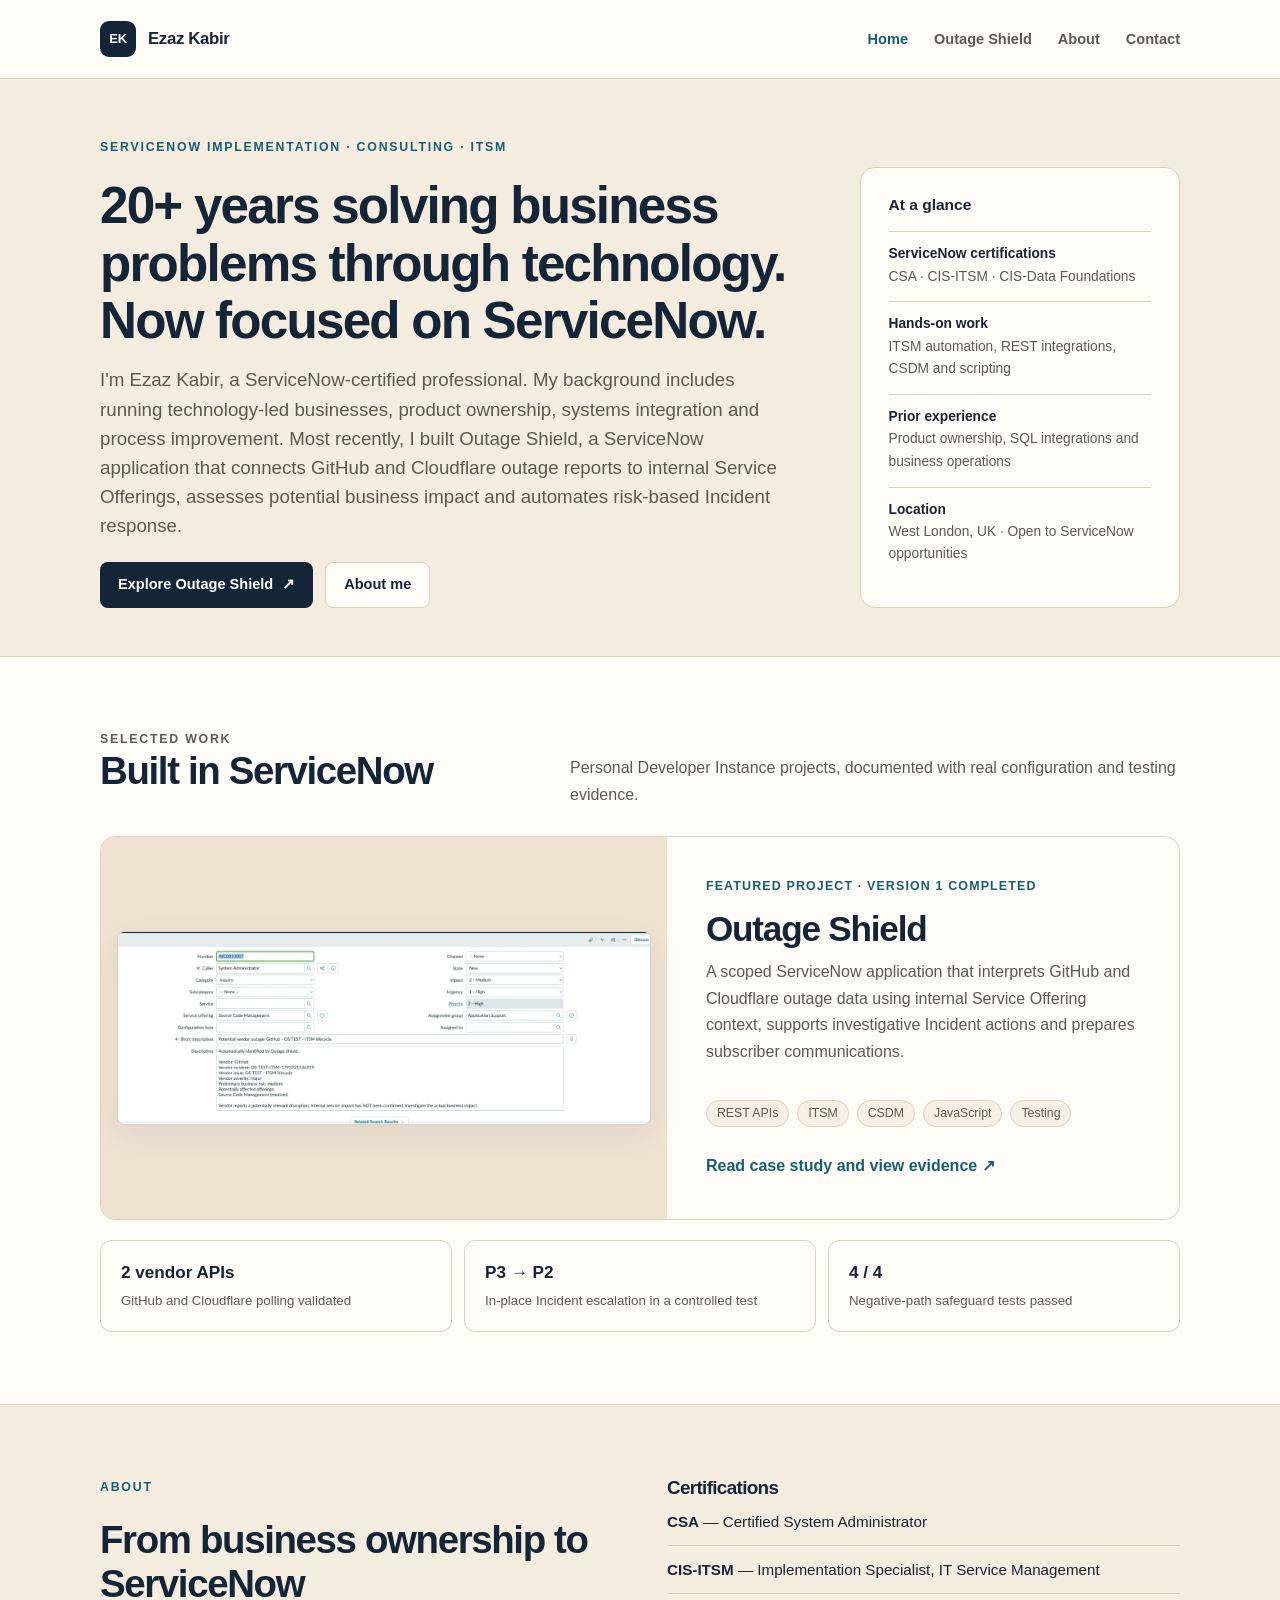
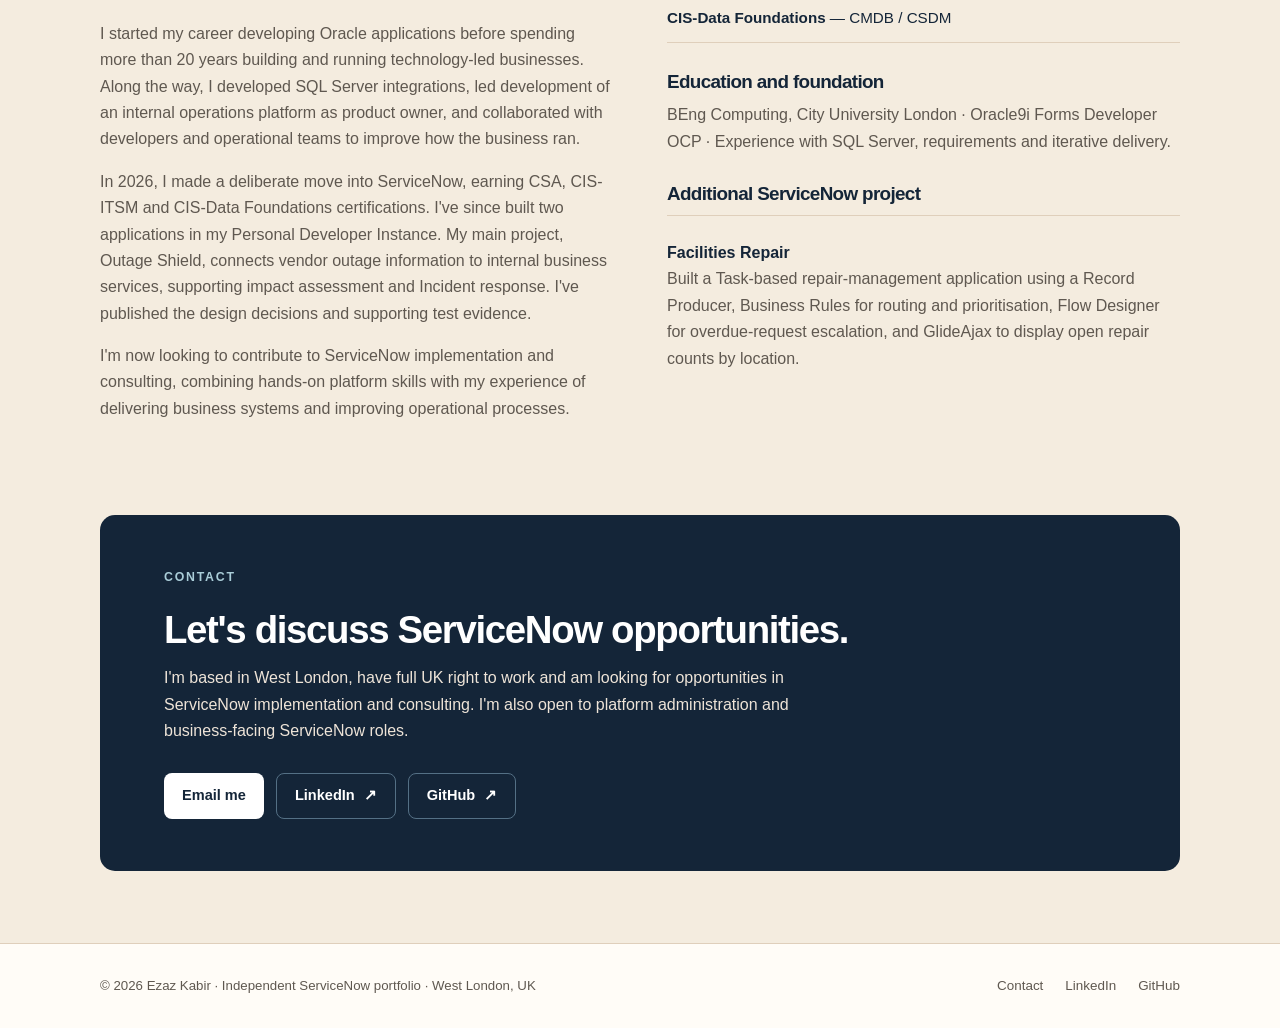
<file: index.html>
<!DOCTYPE html>
<html lang="en-GB">
<head>
  <meta charset="utf-8">
  <meta name="viewport" content="width=device-width, initial-scale=1">

  <meta name="description" content="ServiceNow portfolio of Ezaz Kabir, combining business systems experience with ITSM automation, REST integrations and CSDM. Explore Outage Shield and its test evidence.">
  <meta name="theme-color" content="#142538">
  <meta name="color-scheme" content="light">

  <meta property="og:type" content="website">
  <meta property="og:title" content="Ezaz Kabir | ServiceNow Implementation and Consulting">
  <meta property="og:description" content="ServiceNow portfolio of Ezaz Kabir, combining business systems experience with ITSM automation, REST integrations and CSDM. Explore Outage Shield and its test evidence.">
  <meta property="og:url" content="https://ezazkabir.com/">

  <link rel="canonical" href="https://ezazkabir.com/">
  <link rel="icon" href="./assets/favicon.svg" type="image/svg+xml">
  <link rel="stylesheet" href="./assets/site.css">

  <title>Ezaz Kabir | ServiceNow Implementation and Consulting</title>
</head>

<body>

<a class="skip" href="#main">Skip to content</a>

<header class="site-header">
  <div class="container nav">
    <a class="brand" href="./index.html" aria-label="Ezaz Kabir — home">
      <span class="mark" aria-hidden="true">EK</span>Ezaz Kabir
    </a>

    <nav class="nav-links" aria-label="Main navigation">
      <a href="./index.html" aria-current="page">Home</a>
      <a href="./projects/outage-shield/index.html">Outage Shield</a>
      <a href="./index.html#about">About</a>
      <a href="./index.html#contact">Contact</a>
    </nav>
  </div>
</header>

<main id="main">

<!-- HOMEPAGE HERO -->

<section class="hero">
  <div class="container hero-grid">
    <div>

      
<p class="eyebrow">ServiceNow implementation · Consulting · ITSM</p>

<h1>
  20+ years solving business problems through technology.
  Now focused on ServiceNow.
</h1>

<p class="lede">
  I'm Ezaz Kabir, a ServiceNow-certified professional.
  My background includes running technology-led businesses,
  product ownership, systems integration and process improvement.
  Most recently, I built Outage Shield, a ServiceNow application
  that connects GitHub and Cloudflare outage reports to internal
  Service Offerings, assesses potential business impact and
  automates risk-based Incident response.
</p>


      <div class="actions">
        <a class="btn btn-primary"
           href="./projects/outage-shield/index.html">
          Explore Outage Shield
          <span aria-hidden="true">↗</span>
        </a>

        <a class="btn btn-secondary" href="#about">
          About me
        </a>
      </div>
    </div>

    <aside class="overview" aria-label="Professional profile at a glance">
      <h2>At a glance</h2>

      <div class="detail">
        <strong>ServiceNow certifications</strong>
        <span>CSA · CIS-ITSM · CIS-Data Foundations</span>
      </div>

      <div class="detail">
        <strong>Hands-on work</strong>
        <span>ITSM automation, REST integrations, CSDM and scripting</span>
      </div>

      <div class="detail">
        <strong>Prior experience</strong>
        <span>Product ownership, SQL integrations and business operations</span>
      </div>

      <div class="detail">
        <strong>Location</strong>
        <span>West London, UK · Open to ServiceNow opportunities</span>
      </div>
    </aside>
  </div>
</section>

<!-- SELECTED WORK -->

<section class="section section-soft" id="work">
  <div class="container">

    <div class="section-header">
      <div>
        <p class="eyebrow">Selected work</p>
        <h2>Built in ServiceNow</h2>
      </div>

      <p>
        Personal Developer Instance projects, documented with real
        configuration and testing evidence.
      </p>
    </div>

    <article class="feature">
      <div class="feature-media">
        <a href="./projects/outage-shield/index.html"
           aria-label="Read the Outage Shield case study">
          <img src="./assets/previews/incident-p2.webp"
               alt="ServiceNow Incident form showing an Outage Shield-generated GitHub incident with Priority 2"
               width="1300"
               height="470"
               loading="lazy">
        </a>
      </div>

      <div class="feature-copy">
        <p class="subtle-label">Featured project · Version 1 completed</p>

        <h3>Outage Shield</h3>

        <p class="muted">
          A scoped ServiceNow application that interprets GitHub and
          Cloudflare outage data using internal Service Offering context,
          supports investigative Incident actions and prepares
          subscriber communications.
        </p>

        <div class="chips">
          <span class="chip">REST APIs</span>
          <span class="chip">ITSM</span>
          <span class="chip">CSDM</span>
          <span class="chip">JavaScript</span>
          <span class="chip">Testing</span>
        </div>

        <a class="text-link"
           href="./projects/outage-shield/index.html">
          Read case study and view evidence
          <span aria-hidden="true">↗</span>
        </a>
      </div>
    </article>

    <div class="metrics" aria-label="Project evidence highlights">
      <div class="metric">
        <strong>2 vendor APIs</strong>
        <span>GitHub and Cloudflare polling validated</span>
      </div>

      <div class="metric">
        <strong>P3 → P2</strong>
        <span>In-place Incident escalation in a controlled test</span>
      </div>

      <div class="metric">
        <strong>4 / 4</strong>
        <span>Negative-path safeguard tests passed</span>
      </div>
    </div>

  </div>
</section>

<!-- ABOUT -->

<section class="section" id="about">
  <div class="container two-col">

    <div>
      <p class="eyebrow">About</p>
      <h2>From business ownership to ServiceNow</h2>

      <div class="prose">
        <p>
          I started my career developing Oracle applications before
          spending more than 20 years building and running technology-led
          businesses. Along the way, I developed SQL Server integrations,
          led development of an internal operations platform as product
          owner, and collaborated with developers and operational teams
          to improve how the business ran.
        </p>

        <p>
          In 2026, I made a deliberate move into ServiceNow, earning CSA,
          CIS-ITSM and CIS-Data Foundations certifications. I've since
          built two applications in my Personal Developer Instance.
          My main project, Outage Shield, connects vendor outage
          information to internal business services, supporting impact
          assessment and Incident response. I've published the design decisions and supporting test evidence.
        </p>

        <p>
          I'm now looking to contribute to ServiceNow implementation
          and consulting, combining hands-on platform skills with my
          experience of delivering business systems and improving
          operational processes.
        </p>
      </div>
    </div>

    <div>
      <h3>Certifications</h3>

      <ul class="list-clean">
        <li>
          <strong>CSA</strong> — Certified System Administrator
        </li>
        <li>
          <strong>CIS-ITSM</strong> — Implementation Specialist,
          IT Service Management
        </li>
        <li>
          <strong>CIS-Data Foundations</strong> — CMDB / CSDM
        </li>
      </ul>

      <h3 style="margin-top:28px">Education and foundation</h3>

      <p class="muted">
        BEng Computing, City University London · Oracle9i Forms
        Developer OCP · Experience with SQL Server, requirements
        and iterative delivery.
      </p>

      <h3 style="margin-top:28px">Additional ServiceNow project</h3>

      <div class="small-project">
        <strong>Facilities Repair</strong>

        <p>
          Built a Task-based repair-management application using a
          Record Producer, Business Rules for routing and prioritisation,
          Flow Designer for overdue-request escalation, and GlideAjax
          to display open repair counts by location.
        </p>
      </div>
    </div>

  </div>
</section>

<!-- CONTACT -->

<section class="section" id="contact" style="padding-top:5px">
  <div class="container contact-band">
    <div style="padding-inline:clamp(25px,5vw,66px)">

      <p class="eyebrow" style="color:#aacdd8">Contact</p>

      <h2>Let's discuss ServiceNow opportunities.</h2>

      <p>
        I'm based in West London, have full UK right to work and am
        looking for opportunities in ServiceNow implementation and
        consulting. I'm also open to platform administration and
        business-facing ServiceNow roles.
      </p>

      <div class="actions">
        <a class="btn btn-primary"
           href="mailto:ezaz.kabir.uk@gmail.com?subject=ServiceNow%20opportunity">
          Email me
        </a>

        <a class="btn btn-secondary"
           href="https://www.linkedin.com/in/ezazkabir/"
           target="_blank"
           rel="noopener noreferrer">
          LinkedIn <span aria-hidden="true">↗</span>
        </a>

        <a class="btn btn-secondary"
           href="https://github.com/ezazkabir"
           target="_blank"
           rel="noopener noreferrer">
          GitHub <span aria-hidden="true">↗</span>
        </a>
      </div>

    </div>
  </div>
</section>

</main>

<!-- FOOTER -->

<footer class="site-footer">
  <div class="container footer-inner">

    <p>
      © 2026 Ezaz Kabir · Independent ServiceNow portfolio · West London, UK
    </p>

    <div class="footer-links">
      <a href="./index.html#contact">Contact</a>

      <a href="https://www.linkedin.com/in/ezazkabir/"
         target="_blank" rel="noopener noreferrer">
        LinkedIn
      </a>

      <a href="https://github.com/ezazkabir"
         target="_blank" rel="noopener noreferrer">
        GitHub
      </a>
    </div>

  </div>
</footer>

</body>
</html>
</file>
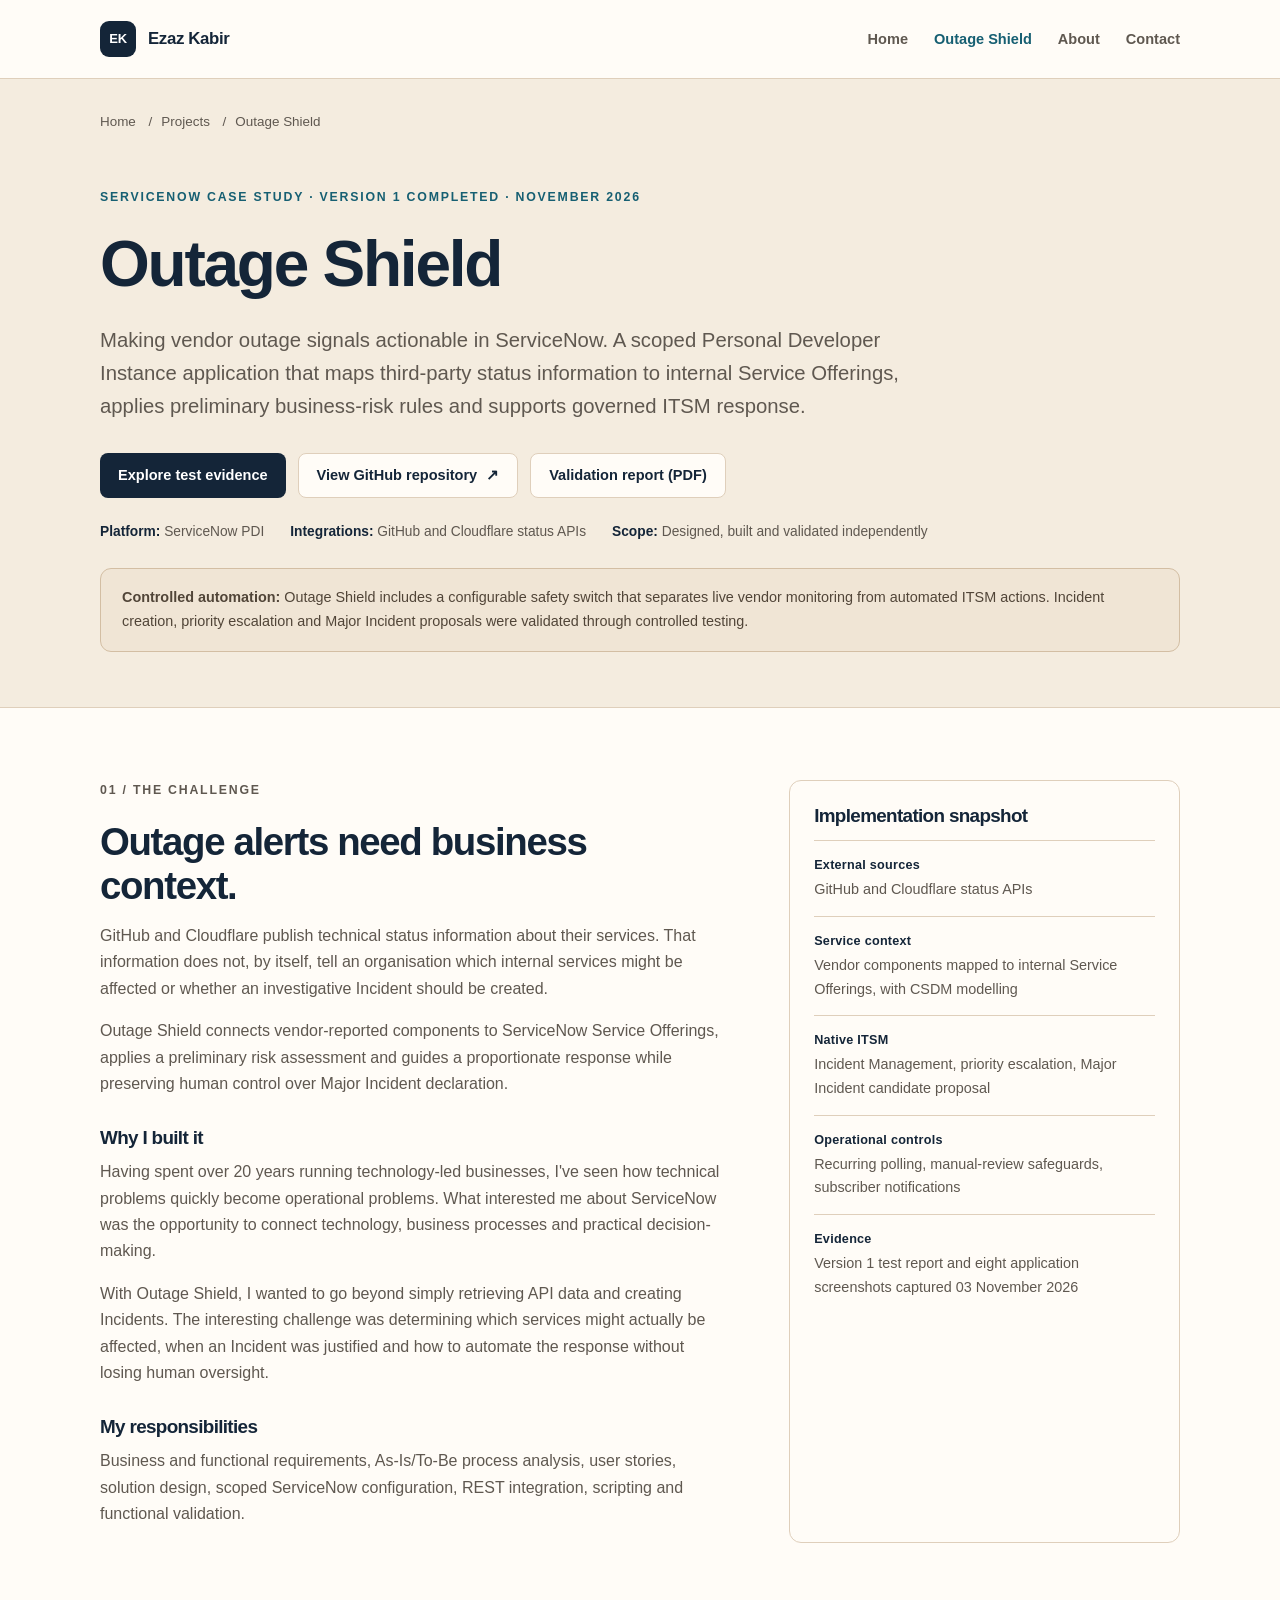
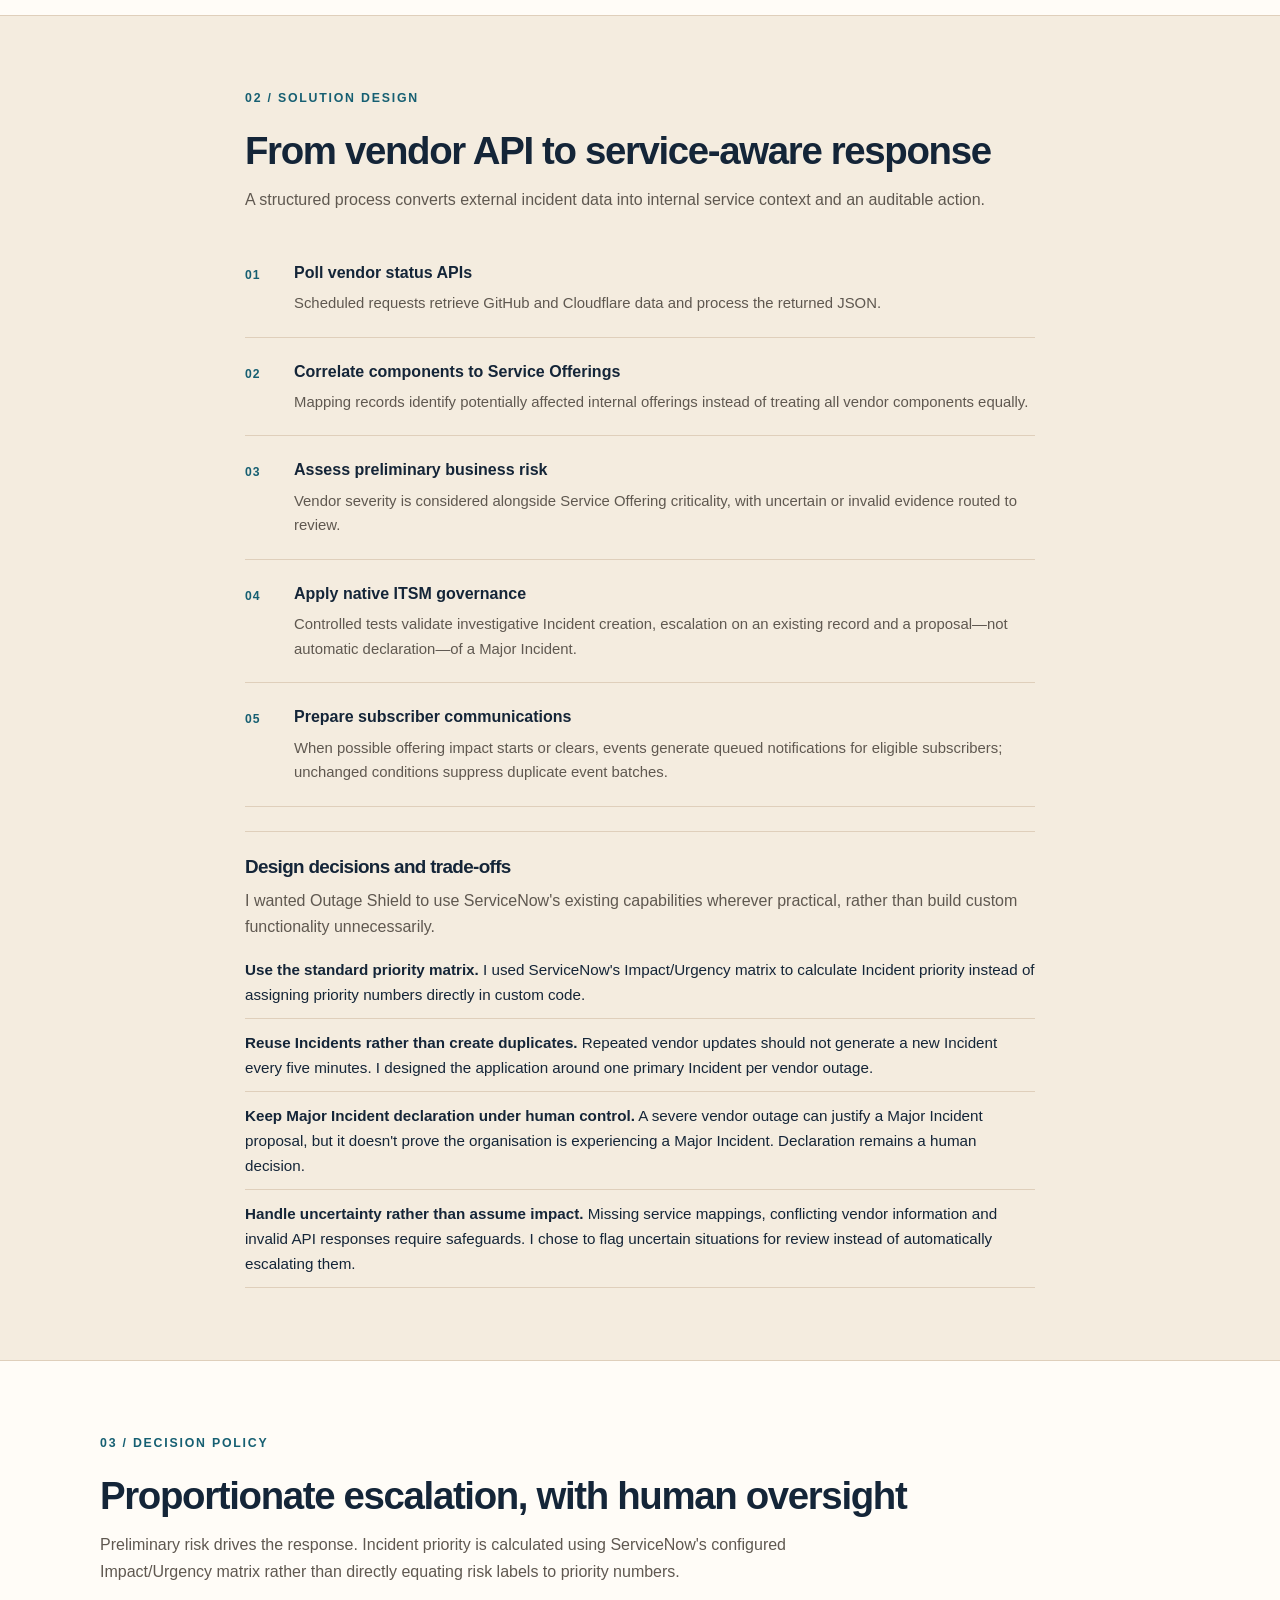
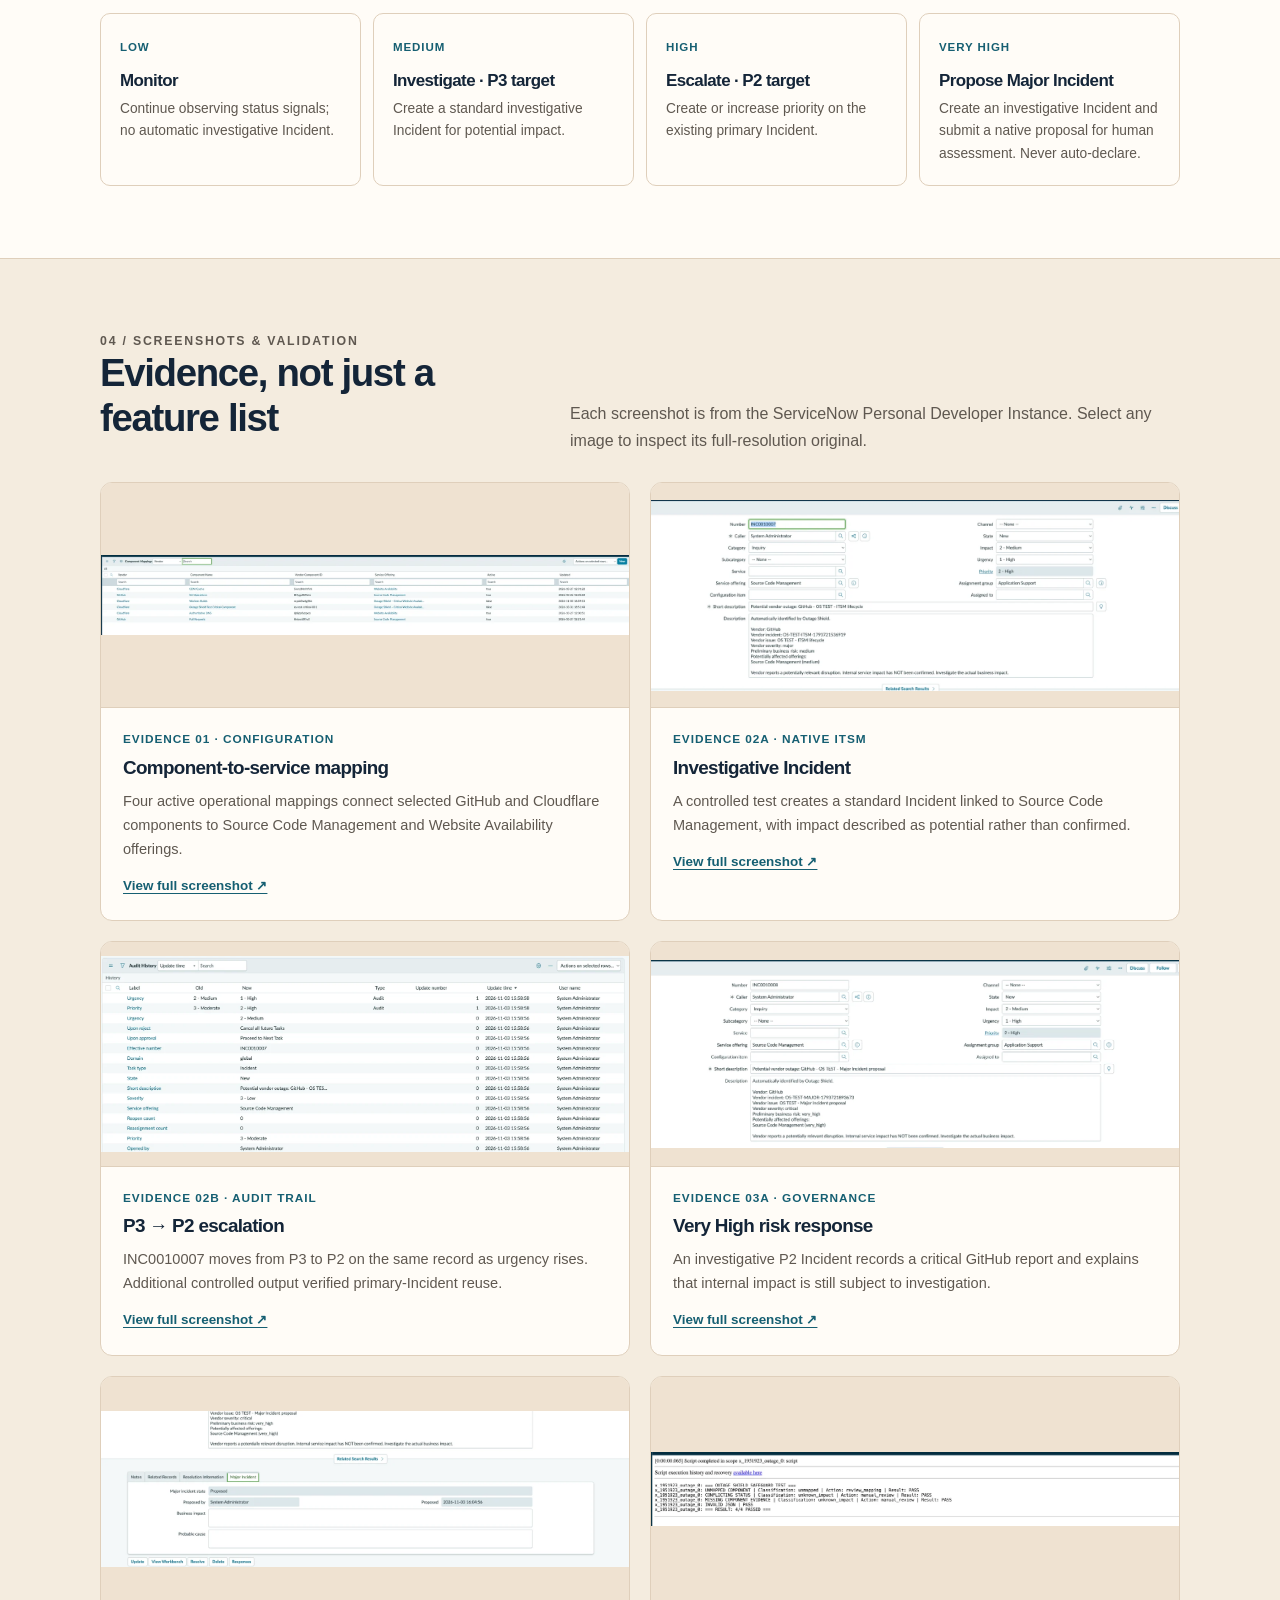
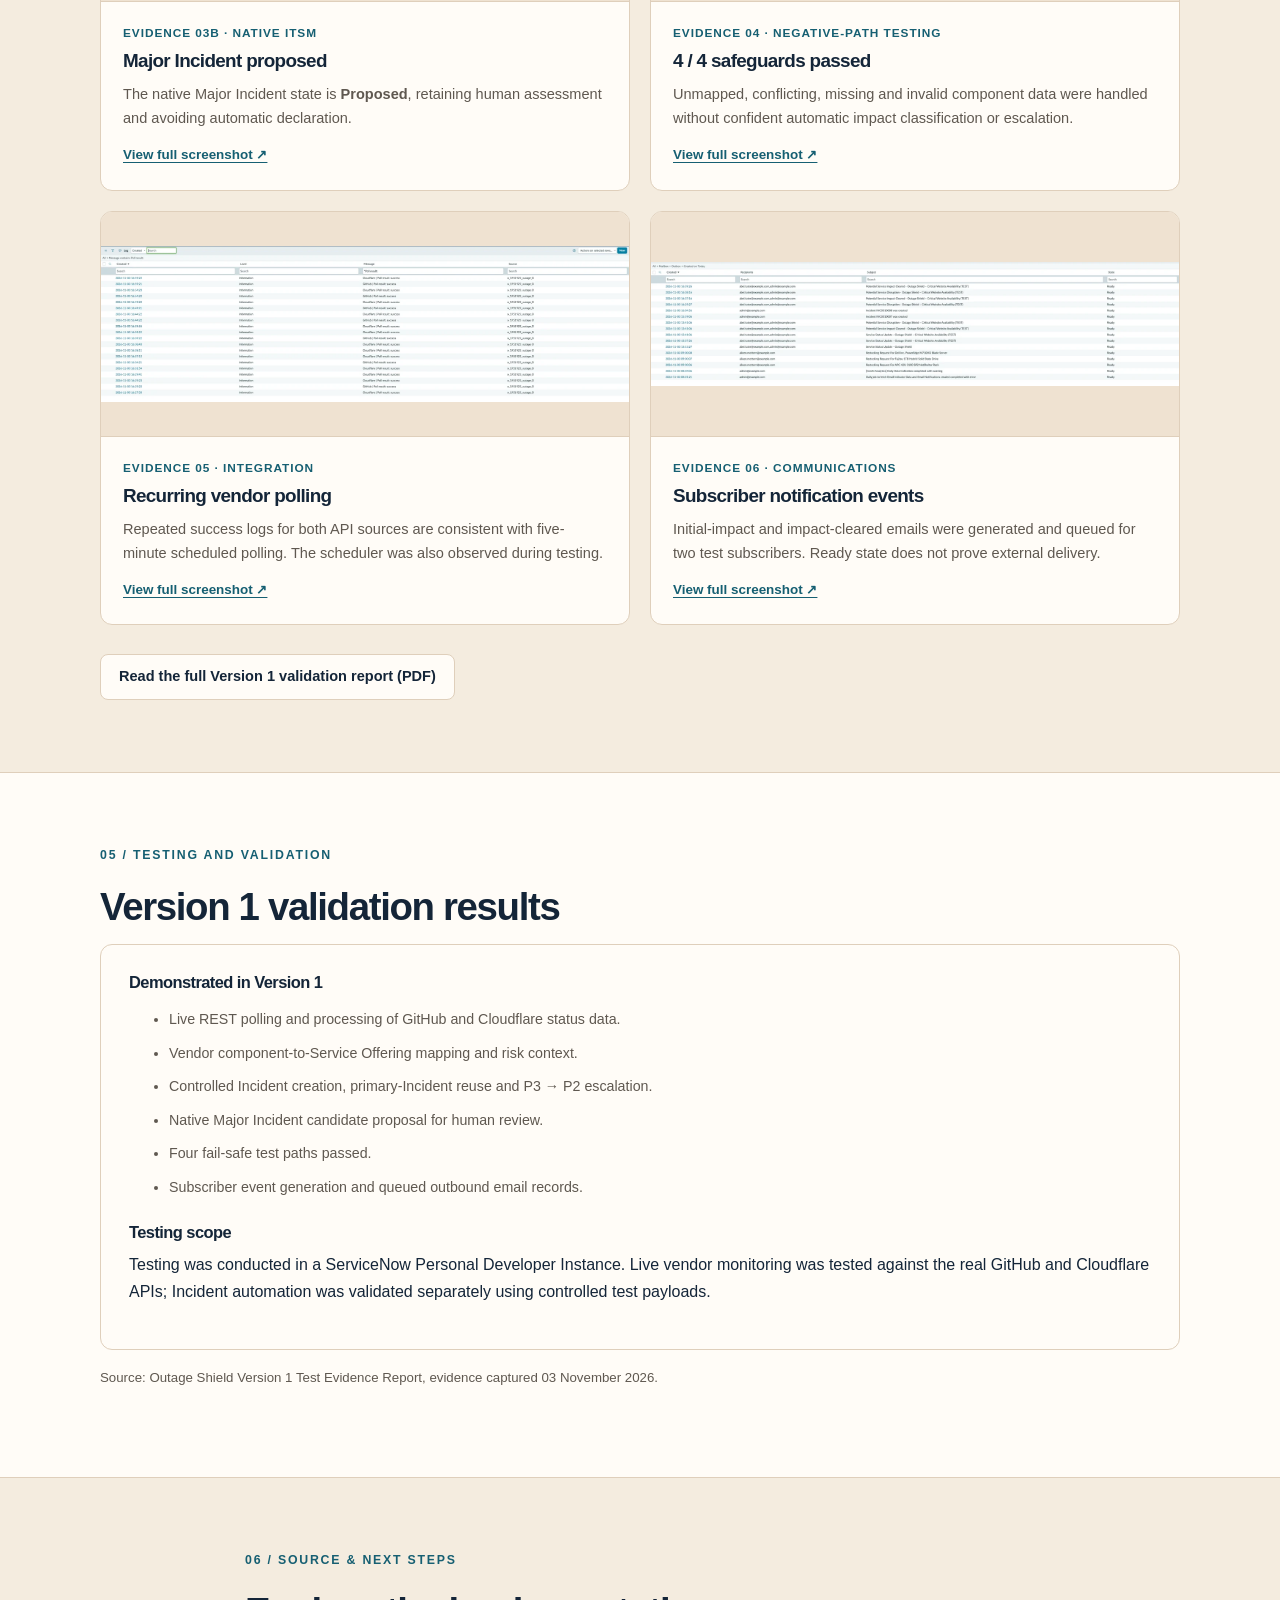
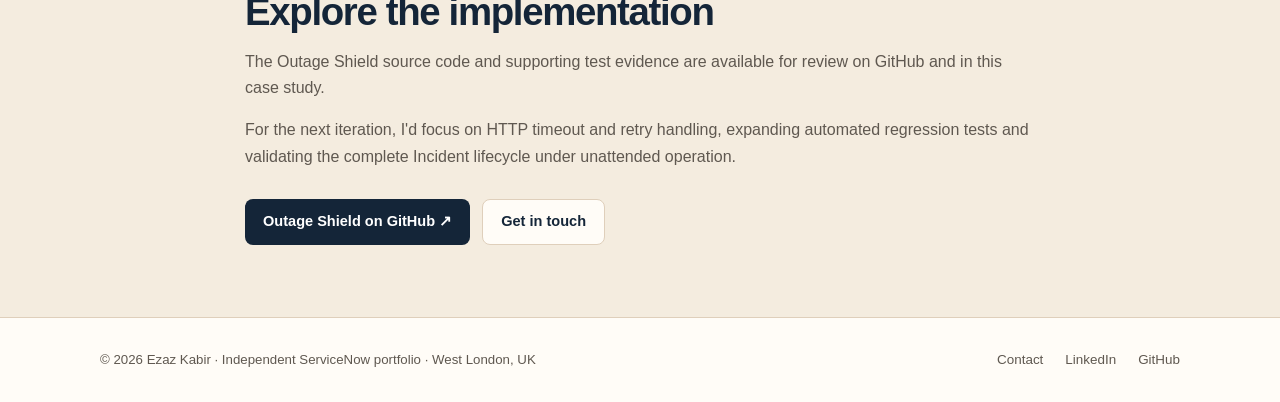
<file: projects/outage-shield/index.html>
<!DOCTYPE html>
<html lang="en-GB">
<head>
  <meta charset="utf-8">
  <meta name="viewport" content="width=device-width, initial-scale=1">
  <meta name="description" content="Evidence-led case study of Outage Shield: ServiceNow SaaS vendor status integrations, service mapping, Incident priority escalation, Major Incident proposals and testing.">
  <meta name="theme-color" content="#142538">
  <meta property="og:type" content="website">
  <meta property="og:title" content="Outage Shield | ServiceNow Case Study | Ezaz Kabir">
  <meta property="og:description" content="Evidence-led case study of Outage Shield: ServiceNow SaaS vendor status integrations, service mapping, Incident priority escalation, Major Incident proposals and testing.">
  <meta property="og:url" content="https://ezazkabir.com/projects/outage-shield/">
  <meta name="color-scheme" content="light">
  <link rel="canonical" href="https://ezazkabir.com/projects/outage-shield/">
  <link rel="icon" href="../../assets/favicon.svg" type="image/svg+xml">
  <link rel="stylesheet" href="../../assets/site.css">
  <title>Outage Shield | ServiceNow Case Study | Ezaz Kabir</title>
</head>
<body>

<a class="skip" href="#main">Skip to content</a>

<header class="site-header">
  <div class="container nav">
    <a class="brand" href="../../index.html" aria-label="Ezaz Kabir — home">
      <span class="mark" aria-hidden="true">EK</span>Ezaz Kabir
    </a>
    <nav class="nav-links" aria-label="Main navigation">
      <a href="../../index.html">Home</a>
      <a href="../../projects/outage-shield/index.html" aria-current="page">Outage Shield</a>
      <a href="../../index.html#about">About</a>
      <a href="../../index.html#contact">Contact</a>
    </nav>
  </div>
</header>

<main id="main">

<div class="container breadcrumb">
  <a href="../../index.html">Home</a>
  <span aria-hidden="true">/</span>Projects
  <span aria-hidden="true">/</span>Outage Shield
</div>

<!-- HERO -->

<section class="project-hero">
  <div class="container">
    <p class="eyebrow">ServiceNow case study · Version 1 completed · November 2026</p>

    <h1>Outage Shield</h1>

    <p class="lede">
      Making vendor outage signals actionable in ServiceNow.
      A scoped Personal Developer Instance application that maps third-party
      status information to internal Service Offerings, applies preliminary
      business-risk rules and supports governed ITSM response.
    </p>

    <div class="actions">
      <a class="btn btn-primary" href="#evidence">Explore test evidence</a>
      <a class="btn btn-secondary"
         href="https://github.com/ezazkabir/outage-shield"
         target="_blank" rel="noopener noreferrer">
        View GitHub repository <span aria-hidden="true">↗</span>
      </a>
      <a class="btn btn-secondary"
         href="../../assets/docs/outage-shield-v1-test-evidence.pdf"
         target="_blank" rel="noopener noreferrer">
        Validation report (PDF)
      </a>
    </div>

    <div class="meta-row">
      <span><b>Platform:</b> ServiceNow PDI</span>
      <span><b>Integrations:</b> GitHub and Cloudflare status APIs</span>
      <span><b>Scope:</b> Designed, built and validated independently</span>
    </div>

   
<div class="notice">
  <strong>Controlled automation:</strong>
  Outage Shield includes a configurable safety switch that separates
  live vendor monitoring from automated ITSM actions. Incident creation,
  priority escalation and Major Incident proposals were 
  validated through controlled testing.
</div>

  </div>
</section>

<!-- 01 / THE CHALLENGE -->

<section class="section section-soft">
  <div class="container content-grid">
    <div>
      <p class="eyebrow">01 / The challenge</p>
      <h2>Outage alerts need business context.</h2>

      <p>
        GitHub and Cloudflare publish technical status information about their
        services. That information does not, by itself, tell an organisation
        which internal services might be affected or whether an investigative
        Incident should be created.
      </p>

      <p>
        Outage Shield connects vendor-reported components to ServiceNow
        Service Offerings, applies a preliminary risk assessment and guides
        a proportionate response while preserving human control over
        Major Incident declaration.
      </p>

      <h3 style="margin-top:30px">Why I built it</h3>

      <p>
        Having spent over 20 years running technology-led businesses, I've seen
        how technical problems quickly become operational problems. What
        interested me about ServiceNow was the opportunity to connect technology,
        business processes and practical decision-making.
      </p>

      <p>
        With Outage Shield, I wanted to go beyond simply retrieving API data
        and creating Incidents. The interesting challenge was determining
        which services might actually be affected, when an Incident was
        justified and how to automate the response without losing human oversight.
      </p>

      <h3 style="margin-top:30px">My responsibilities</h3>

      <p>
        Business and functional requirements, As-Is/To-Be process analysis,
        user stories, solution design, scoped ServiceNow configuration,
        REST integration, scripting and functional validation.
      </p>
    </div>

    <aside class="key-facts">
      <h3>Implementation snapshot</h3>
      <dl>
        <dt>External sources</dt>
        <dd>GitHub and Cloudflare status APIs</dd>

        <dt>Service context</dt>
        <dd>Vendor components mapped to internal Service Offerings, with CSDM modelling</dd>

        <dt>Native ITSM</dt>
        <dd>Incident Management, priority escalation, Major Incident candidate proposal</dd>

        <dt>Operational controls</dt>
        <dd>Recurring polling, manual-review safeguards, subscriber notifications</dd>

        <dt>Evidence</dt>
        <dd>Version 1 test report and eight application screenshots captured 03 November 2026</dd>
      </dl>
    </aside>
  </div>
</section>

<!-- 02 / SOLUTION DESIGN -->

<section class="section">
  <div class="container narrow">
    <p class="eyebrow">02 / Solution design</p>
    <h2>From vendor API to service-aware response</h2>

    <p class="muted">
      A structured process converts external incident data into internal
      service context and an auditable action.
    </p>

    <ol class="steps">
      <li>
        <div>
          <strong>Poll vendor status APIs</strong>
          <p>
            Scheduled requests retrieve GitHub and Cloudflare data
            and process the returned JSON.
          </p>
        </div>
      </li>

      <li>
        <div>
          <strong>Correlate components to Service Offerings</strong>
          <p>
            Mapping records identify potentially affected internal offerings
            instead of treating all vendor components equally.
          </p>
        </div>
      </li>

      <li>
        <div>
          <strong>Assess preliminary business risk</strong>
          <p>
            Vendor severity is considered alongside Service Offering
            criticality, with uncertain or invalid evidence routed to review.
          </p>
        </div>
      </li>

      <li>
        <div>
          <strong>Apply native ITSM governance</strong>
          <p>
            Controlled tests validate investigative Incident creation,
            escalation on an existing record and a proposal—not automatic
            declaration—of a Major Incident.
          </p>
        </div>
      </li>

      <li>
        <div>
          <strong>Prepare subscriber communications</strong>
          <p>
            When possible offering impact starts or clears, events generate
            queued notifications for eligible subscribers; unchanged
            conditions suppress duplicate event batches.
          </p>
        </div>
      </li>
    </ol>

    <!-- NEW: DESIGN DECISIONS AND TRADE-OFFS -->

    <div class="mini-rule" aria-hidden="true"></div>

    <h3>Design decisions and trade-offs</h3>

    <p class="muted">
      I wanted Outage Shield to use ServiceNow's existing capabilities
      wherever practical, rather than build custom functionality unnecessarily.
    </p>

    <ul class="list-clean">
      <li>
        <strong>Use the standard priority matrix.</strong>
        I used ServiceNow's Impact/Urgency matrix to calculate Incident
        priority instead of assigning priority numbers directly in custom code.
      </li>

      <li>
        <strong>Reuse Incidents rather than create duplicates.</strong>
        Repeated vendor updates should not generate a new Incident every
        five minutes. I designed the application around one primary
        Incident per vendor outage.
      </li>

      <li>
        <strong>Keep Major Incident declaration under human control.</strong>
        A severe vendor outage can justify a Major Incident proposal, but
        it doesn't prove the organisation is experiencing a Major Incident.
        Declaration remains a human decision.
      </li>

      <li>
        <strong>Handle uncertainty rather than assume impact.</strong>
        Missing service mappings, conflicting vendor information and
        invalid API responses require safeguards. I chose to flag uncertain
        situations for review instead of automatically escalating them.
      </li>
    </ul>

  </div>
</section>

<!-- 03 / DECISION POLICY -->

<section class="section section-soft">
  <div class="container">
    <p class="eyebrow">03 / Decision policy</p>
    <h2>Proportionate escalation, with human oversight</h2>

    <p class="muted max-text">
      Preliminary risk drives the response. Incident priority is calculated
      using ServiceNow's configured Impact/Urgency matrix rather than directly
      equating risk labels to priority numbers.
    </p>

    <div class="policy-grid">
      <article class="policy">
        <span class="risk">Low</span>
        <h3>Monitor</h3>
        <p>Continue observing status signals; no automatic investigative Incident.</p>
      </article>

      <article class="policy">
        <span class="risk">Medium</span>
        <h3>Investigate · P3 target</h3>
        <p>Create a standard investigative Incident for potential impact.</p>
      </article>

      <article class="policy">
        <span class="risk">High</span>
        <h3>Escalate · P2 target</h3>
        <p>Create or increase priority on the existing primary Incident.</p>
      </article>

      <article class="policy">
        <span class="risk">Very high</span>
        <h3>Propose Major Incident</h3>
        <p>
          Create an investigative Incident and submit a native proposal
          for human assessment. Never auto-declare.
        </p>
      </article>
    </div>
  </div>
</section>

<!-- 04 / SCREENSHOTS & VALIDATION -->

<section class="section" id="evidence">
  <div class="container">

    <div class="section-header">
      <div>
        <p class="eyebrow">04 / Screenshots & validation</p>
        <h2>Evidence, not just a feature list</h2>
      </div>

      <p>
        Each screenshot is from the ServiceNow Personal Developer Instance.
        Select any image to inspect its full-resolution original.
      </p>
    </div>

    <div class="evidence-grid">

      <article class="evidence-card">
        <div class="evidence-picture">
          <a href="../../assets/screenshots/component-mappings.png"
             target="_blank" rel="noopener noreferrer">
            <img src="../../assets/previews/component-mappings.webp"
                 alt="Component mappings with active GitHub and Cloudflare service-offering associations"
                 loading="lazy">
          </a>
        </div>
        <div class="evidence-body">
          <p class="figure-num">Evidence 01 · Configuration</p>
          <h3>Component-to-service mapping</h3>
          <p>
            Four active operational mappings connect selected GitHub
            and Cloudflare components to Source Code Management and
            Website Availability offerings.
          </p>
          <a class="view" href="../../assets/screenshots/component-mappings.png"
             target="_blank" rel="noopener noreferrer">
            View full screenshot ↗
          </a>
        </div>
      </article>

      <article class="evidence-card">
        <div class="evidence-picture">
          <a href="../../assets/screenshots/incident-p2.png"
             target="_blank" rel="noopener noreferrer">
            <img src="../../assets/previews/incident-p2.webp"
                 alt="Native ServiceNow Incident INC0010007 after Priority 2 escalation"
                 loading="lazy">
          </a>
        </div>
        <div class="evidence-body">
          <p class="figure-num">Evidence 02a · Native ITSM</p>
          <h3>Investigative Incident</h3>
          <p>
            A controlled test creates a standard Incident linked to
            Source Code Management, with impact described as potential
            rather than confirmed.
          </p>
          <a class="view" href="../../assets/screenshots/incident-p2.png"
             target="_blank" rel="noopener noreferrer">
            View full screenshot ↗
          </a>
        </div>
      </article>

      <article class="evidence-card">
        <div class="evidence-picture">
          <a href="../../assets/screenshots/incident-audit-p3-to-p2.png"
             target="_blank" rel="noopener noreferrer">
            <img src="../../assets/previews/incident-audit-p3-to-p2.webp"
                 alt="Audit history showing urgency and priority changes from P3 to P2 on the same Incident"
                 loading="lazy">
          </a>
        </div>
        <div class="evidence-body">
          <p class="figure-num">Evidence 02b · Audit trail</p>
          <h3>P3 → P2 escalation</h3>
          <p>
            INC0010007 moves from P3 to P2 on the same record as urgency
            rises. Additional controlled output verified primary-Incident reuse.
          </p>
          <a class="view" href="../../assets/screenshots/incident-audit-p3-to-p2.png"
             target="_blank" rel="noopener noreferrer">
            View full screenshot ↗
          </a>
        </div>
      </article>

      <article class="evidence-card">
        <div class="evidence-picture">
          <a href="../../assets/screenshots/major-incident-details.png"
             target="_blank" rel="noopener noreferrer">
            <img src="../../assets/previews/major-incident-details.webp"
                 alt="Incident INC0010008 created for a Very High preliminary vendor business risk"
                 loading="lazy">
          </a>
        </div>
        <div class="evidence-body">
          <p class="figure-num">Evidence 03a · Governance</p>
          <h3>Very High risk response</h3>
          <p>
            An investigative P2 Incident records a critical GitHub report
            and explains that internal impact is still subject to investigation.
          </p>
          <a class="view" href="../../assets/screenshots/major-incident-details.png"
             target="_blank" rel="noopener noreferrer">
            View full screenshot ↗
          </a>
        </div>
      </article>

      <article class="evidence-card">
        <div class="evidence-picture">
          <a href="../../assets/screenshots/major-incident-proposed.png"
             target="_blank" rel="noopener noreferrer">
            <img src="../../assets/previews/major-incident-proposed.webp"
                 alt="Major Incident tab showing state Proposed, not declared"
                 loading="lazy">
          </a>
        </div>
        <div class="evidence-body">
          <p class="figure-num">Evidence 03b · Native ITSM</p>
          <h3>Major Incident proposed</h3>
          <p>
            The native Major Incident state is <strong>Proposed</strong>,
            retaining human assessment and avoiding automatic declaration.
          </p>
          <a class="view" href="../../assets/screenshots/major-incident-proposed.png"
             target="_blank" rel="noopener noreferrer">
            View full screenshot ↗
          </a>
        </div>
      </article>

      <article class="evidence-card">
        <div class="evidence-picture">
          <a href="../../assets/screenshots/failure-safeguards.png"
             target="_blank" rel="noopener noreferrer">
            <img src="../../assets/previews/failure-safeguards.webp"
                 alt="ServiceNow script output listing four passing negative-path safeguard tests"
                 loading="lazy">
          </a>
        </div>
        <div class="evidence-body">
          <p class="figure-num">Evidence 04 · Negative-path testing</p>
          <h3>4 / 4 safeguards passed</h3>
          <p>
            Unmapped, conflicting, missing and invalid component data
            were handled without confident automatic impact classification
            or escalation.
          </p>
          <a class="view" href="../../assets/screenshots/failure-safeguards.png"
             target="_blank" rel="noopener noreferrer">
            View full screenshot ↗
          </a>
        </div>
      </article>

      <article class="evidence-card">
        <div class="evidence-picture">
          <a href="../../assets/screenshots/scheduled-polling.png"
             target="_blank" rel="noopener noreferrer">
            <img src="../../assets/previews/scheduled-polling.webp"
                 alt="ServiceNow system logs recording repeated success for GitHub and Cloudflare polling"
                 loading="lazy">
          </a>
        </div>
        <div class="evidence-body">
          <p class="figure-num">Evidence 05 · Integration</p>
          <h3>Recurring vendor polling</h3>
          <p>
            Repeated success logs for both API sources are consistent with
            five-minute scheduled polling. The scheduler was also observed
            during testing.
          </p>
          <a class="view" href="../../assets/screenshots/scheduled-polling.png"
             target="_blank" rel="noopener noreferrer">
            View full screenshot ↗
          </a>
        </div>
      </article>

      <article class="evidence-card">
        <div class="evidence-picture">
          <a href="../../assets/screenshots/outbound-notifications.png"
             target="_blank" rel="noopener noreferrer">
            <img src="../../assets/previews/outbound-notifications.webp"
                 alt="ServiceNow outbox with initial and cleared disruption notification records queued for two test recipients"
                 loading="lazy">
          </a>
        </div>
        <div class="evidence-body">
          <p class="figure-num">Evidence 06 · Communications</p>
          <h3>Subscriber notification events</h3>
          <p>
            Initial-impact and impact-cleared emails were generated and queued
            for two test subscribers. Ready state does not prove external delivery.
          </p>
          <a class="view" href="../../assets/screenshots/outbound-notifications.png"
             target="_blank" rel="noopener noreferrer">
            View full screenshot ↗
          </a>
        </div>
      </article>

    </div>

    <div class="report-action">
      <a class="btn btn-secondary"
         href="../../assets/docs/outage-shield-v1-test-evidence.pdf"
         target="_blank" rel="noopener noreferrer">
        Read the full Version 1 validation report (PDF)
      </a>
    </div>
  </div>
</section>
  

<!-- 05 / TESTING AND VALIDATION -->
<section class="section section-soft">
  <div class="container">
    <p class="eyebrow">05 / Testing and validation</p>
    <h2>Version 1 validation results</h2>

    <div class="integrity">
      <h3>Demonstrated in Version 1</h3>
      <ul>
        <li>Live REST polling and processing of GitHub and Cloudflare status data.</li>
        <li>Vendor component-to-Service Offering mapping and risk context.</li>
        <li>Controlled Incident creation, primary-Incident reuse and P3 → P2 escalation.</li>
        <li>Native Major Incident candidate proposal for human review.</li>
        <li>Four fail-safe test paths passed.</li>
        <li>Subscriber event generation and queued outbound email records.</li>
      </ul>

      <h3 style="margin-top:24px">Testing scope</h3>
      <p>
        Testing was conducted in a ServiceNow Personal Developer Instance.
        Live vendor monitoring was tested against the real GitHub and
        Cloudflare APIs; Incident automation was validated separately
        using controlled test payloads.
      </p>
    </div>

    <p class="small-note" style="margin-top:17px">
      Source: Outage Shield Version 1 Test Evidence Report,
      evidence captured 03 November 2026.
    </p>
  </div>
</section>

<!-- 06 / SOURCE & NEXT STEPS -->

<section class="section">
  <div class="container narrow">
    <p class="eyebrow">06 / Source & next steps</p>
    <h2>Explore the implementation</h2>

    
<p class="muted">
  The Outage Shield source code and supporting test evidence
  are available for review on GitHub and in this case study.
</p>
<p class="muted">
  For the next iteration, I'd focus on HTTP timeout and retry
  handling, expanding automated regression tests and validating
  the complete Incident lifecycle under unattended operation.
</p>


    <div class="actions">
      <a class="btn btn-primary"
         href="https://github.com/ezazkabir/outage-shield"
         target="_blank" rel="noopener noreferrer">
        Outage Shield on GitHub ↗
      </a>
      <a class="btn btn-secondary" href="../../index.html#contact">
        Get in touch
      </a>
    </div>
  </div>
</section>

</main>

<footer class="site-footer">
  <div class="container footer-inner">
    <p>© 2026 Ezaz Kabir · Independent ServiceNow portfolio · West London, UK</p>

    <div class="footer-links">
      <a href="../../index.html#contact">Contact</a>
      <a href="https://www.linkedin.com/in/ezazkabir/"
         target="_blank" rel="noopener noreferrer">LinkedIn</a>
      <a href="https://github.com/ezazkabir"
         target="_blank" rel="noopener noreferrer">GitHub</a>
    </div>
  </div>
</footer>

</body>
</html>
</file>
<file: assets/site.css>
/* Minimalist portfolio: intentional visual restraint and native system fonts. */
:root{color-scheme:light;--ink:#142538;--muted:#516276;--line:#dbe3e9;--paper:#f6f8fa;--white:#fff;--accent:#165f72;--accent2:#dcedf1;--max:1080px;--radius:15px}
*{box-sizing:border-box}html{scroll-behavior:smooth}body{margin:0;background:var(--paper);color:var(--ink);font:16px/1.65 -apple-system,BlinkMacSystemFont,"Segoe UI",Inter,Roboto,Helvetica,Arial,sans-serif;-webkit-font-smoothing:antialiased}a{color:var(--accent);text-underline-offset:.19em}a:hover{text-decoration-color:var(--accent)}a:focus-visible,button:focus-visible{outline:3px solid #65a7bd;outline-offset:3px}img{display:block;max-width:100%;height:auto}h1,h2,h3,p{margin-top:0}h1,h2,h3{line-height:1.16;letter-spacing:-.035em}h1{font-size:clamp(2.45rem,5vw,4.35rem);font-weight:760;max-width:950px;margin-bottom:22px}h2{font-size:clamp(1.65rem,3.2vw,2.4rem);font-weight:730;margin-bottom:14px}h3{font-size:1.18rem;font-weight:700;margin-bottom:10px}p{margin-bottom:16px}.container{width:min(calc(100% - 48px),var(--max));margin-inline:auto}.narrow{max-width:790px}.skip{position:absolute;left:16px;top:-100px;background:var(--ink);color:#fff;padding:10px;z-index:20}.skip:focus{top:16px}.site-header{background:#fff;border-bottom:1px solid var(--line)}.nav{display:flex;align-items:center;justify-content:space-between;gap:20px;min-height:78px}.brand{text-decoration:none;color:var(--ink);display:flex;align-items:center;gap:12px;font-weight:750;font-size:1.05rem;letter-spacing:-.02em}.mark{display:inline-grid;place-items:center;width:36px;height:36px;background:var(--ink);border-radius:9px;color:#fff;font-size:13px;letter-spacing:-.03em}.nav-links{display:flex;align-items:center;gap:26px;flex-wrap:wrap}.nav-links a{font-size:.91rem;color:var(--muted);text-decoration:none;font-weight:610}.nav-links a:hover,.nav-links a[aria-current="page"]{color:var(--accent)}.hero{padding:92px 0 65px}.hero-grid{display:grid;grid-template-columns:minmax(0,1.55fr) minmax(250px,.7fr);gap:50px;align-items:end}.eyebrow{color:var(--accent);text-transform:uppercase;letter-spacing:.145em;font-size:.77rem;font-weight:750;margin-bottom:20px}.lede{font-size:clamp(1.06rem,1.7vw,1.27rem);color:var(--muted);max-width:690px;line-height:1.64}.actions{display:flex;flex-wrap:wrap;gap:12px;margin-top:29px}.btn{display:inline-flex;gap:9px;align-items:center;justify-content:center;padding:12px 18px;border-radius:8px;font-weight:675;text-decoration:none;font-size:.91rem;line-height:1.35;transition:transform .16s ease,background .16s ease}.btn:hover{transform:translateY(-1px)}.btn-primary{background:var(--ink);color:white}.btn-primary:hover{background:#263f56;color:white}.btn-secondary{background:white;color:var(--ink);border:1px solid var(--line)}.btn-secondary:hover{border-color:#aac2cc}.overview{background:#fff;border:1px solid var(--line);border-radius:var(--radius);padding:28px}.overview h2{font-size:.97rem;letter-spacing:0;margin-bottom:17px}.overview .detail{display:flex;flex-direction:column;padding:13px 0;border-top:1px solid var(--line);gap:3px}.detail strong{font-size:.86rem;line-height:1.25}.detail span{font-size:.86rem;color:var(--muted)}.section{padding:72px 0}.section-header{margin-bottom:28px;display:flex;gap:20px;justify-content:space-between;align-items:end}.section-header p{max-width:610px;color:var(--muted);margin:0}.section-soft{background:#fff;border-top:1px solid var(--line);border-bottom:1px solid var(--line)}.feature{display:grid;grid-template-columns:1.05fr .95fr;border:1px solid var(--line);border-radius:var(--radius);background:#fff;overflow:hidden}.feature-media{background:#e8eff3;min-height:340px;display:flex;align-items:center;justify-content:center;padding:16px}.feature-media img{width:100%;box-shadow:0 10px 35px rgba(13,39,55,.07);border:1px solid #d6e0e6;border-radius:7px}.feature-copy{padding:39px;display:flex;flex-direction:column;justify-content:center}.subtle-label{font-size:.78rem;color:var(--accent);font-weight:750;letter-spacing:.09em;text-transform:uppercase;margin-bottom:12px}.feature-copy h3{font-size:clamp(1.6rem,2.8vw,2.2rem);margin-bottom:10px}.muted{color:var(--muted)}.chips{display:flex;flex-wrap:wrap;gap:8px;margin:19px 0 26px}.chip{display:inline-block;padding:5px 10px;border:1px solid var(--line);border-radius:999px;color:var(--muted);font-size:.77rem;line-height:1.25;background:#fafdfe}.text-link{font-weight:700;text-decoration:none}.text-link:hover{text-decoration:underline}.metrics{display:grid;grid-template-columns:repeat(3,minmax(0,1fr));gap:12px;margin-top:20px}.metric{padding:18px 20px;border:1px solid var(--line);border-radius:11px;background:#fff}.metric strong{display:block;font-size:1.07rem}.metric span{font-size:.83rem;color:var(--muted)}.two-col{display:grid;grid-template-columns:1fr 1fr;gap:54px}.prose p{color:var(--muted)}.list-clean{list-style:none;margin:0;padding:0}.list-clean li{padding:11px 0;border-bottom:1px solid var(--line);font-size:.95rem}.list-clean li:first-child{padding-top:0}.small-project{padding:24px 0 0;border-top:1px solid var(--line)}.small-project p{color:var(--muted);max-width:760px}.credential-list{display:flex;flex-wrap:wrap;gap:9px;margin-top:20px}.credential{border:1px solid var(--line);background:var(--paper);border-radius:6px;padding:9px 11px;font-size:.85rem;font-weight:640}.contact-band{padding:52px 0;border-radius:var(--radius);background:var(--ink);color:#fff}.contact-band h2{margin-bottom:13px}.contact-band p{color:#d1dce5;max-width:650px}.contact-band .btn-primary{background:#fff;color:var(--ink)}.contact-band .btn-secondary{background:transparent;color:#fff;border-color:#547085}.site-footer{padding:31px 0;border-top:1px solid var(--line);background:#fff}.footer-inner{display:flex;gap:18px;justify-content:space-between;align-items:center}.footer-inner p{margin:0;font-size:.83rem;color:var(--muted)}.footer-links{display:flex;flex-wrap:wrap;gap:22px}.footer-links a{font-size:.84rem;color:var(--muted);text-decoration:none}.footer-links a:hover{text-decoration:underline}.breadcrumb{font-size:.84rem;color:var(--muted);padding-top:32px}.breadcrumb a{text-decoration:none;color:var(--muted)}.breadcrumb span{padding:0 9px;color:#91a0ad}.project-hero{padding:54px 0 55px}.project-hero h1{max-width:970px}.project-hero .lede{max-width:820px}.meta-row{display:flex;gap:12px 26px;flex-wrap:wrap;margin:23px 0 0;color:var(--muted);font-size:.86rem}.meta-row b{color:var(--ink)}.notice{background:#eaf3f5;border:1px solid #bdd7de;padding:17px 21px;border-radius:11px;color:#325264;font-size:.9rem;margin-top:24px}.content-grid{display:grid;grid-template-columns:minmax(0,1.15fr) minmax(240px,.72fr);gap:65px}.content-grid p{color:var(--muted)}.key-facts{background:#fff;border:1px solid var(--line);padding:24px;border-radius:12px}.key-facts h3{margin-bottom:14px}.key-facts dl{margin:0}.key-facts dt{font-weight:725;font-size:.79rem;padding-top:14px;border-top:1px solid var(--line);letter-spacing:.02em}.key-facts dd{font-size:.9rem;color:var(--muted);margin:2px 0 14px}.steps{list-style:none;padding:0;margin:25px 0 0;counter-reset:step}.steps li{counter-increment:step;display:grid;grid-template-columns:35px 1fr;gap:14px;padding:21px 0;border-bottom:1px solid var(--line)}.steps li:before{content:counter(step,decimal-leading-zero);font-size:.76rem;font-weight:770;letter-spacing:.09em;color:var(--accent);padding-top:5px}.steps strong{display:block;font-size:1rem;margin-bottom:5px}.steps p{color:var(--muted);font-size:.93rem;margin:0}.policy-grid{display:grid;grid-template-columns:repeat(4,minmax(0,1fr));gap:12px;margin-top:28px}.policy{background:#fff;border:1px solid var(--line);border-radius:10px;padding:19px}.policy .risk{display:inline-block;color:var(--accent);text-transform:uppercase;letter-spacing:.08em;font-weight:800;font-size:.72rem;margin-bottom:14px}.policy h3{font-size:1.06rem;margin-bottom:7px}.policy p{color:var(--muted);font-size:.86rem;margin:0}.evidence-grid{display:grid;grid-template-columns:repeat(2,minmax(0,1fr));gap:20px}.evidence-card{background:#fff;border:1px solid var(--line);border-radius:12px;overflow:hidden}.evidence-card.wide{grid-column:span 2}.evidence-picture{height:225px;background:#eef3f6;display:flex;align-items:center;justify-content:center;overflow:hidden;border-bottom:1px solid var(--line)}.evidence-picture img{width:100%;height:100%;object-fit:contain}.evidence-picture a{display:block;width:100%;height:100%}.evidence-picture a img{transition:transform .2s ease}.evidence-picture a:hover img{transform:scale(1.025)}.evidence-pair{display:grid;grid-template-columns:1fr 1fr;gap:1px;background:var(--line)}.evidence-pair .evidence-picture{height:235px;border-bottom:0}.evidence-pair + .evidence-body{border-top:1px solid var(--line)}.evidence-body{padding:22px}.evidence-body h3{font-size:1.18rem}.evidence-body p{font-size:.91rem;color:var(--muted);margin-bottom:8px}.evidence-body .figure-num{font-size:.74rem;color:var(--accent);font-weight:750;letter-spacing:.08em;text-transform:uppercase;margin-bottom:7px}.evidence-body .view{font-size:.84rem;font-weight:650;display:inline-block;margin-top:6px}.integrity{background:#fff;border:1px solid var(--line);border-radius:12px;padding:28px}.integrity-grid{display:grid;grid-template-columns:1fr 1fr;gap:35px}.integrity h3{font-size:1.03rem}.integrity li{font-size:.89rem;color:var(--muted);margin:0 0 10px}.report-action{margin:29px 0 0}.small-note{font-size:.83rem;color:var(--muted)}.pale{background:#eaf0f3}.max-text{max-width:780px}.mini-rule{height:1px;background:var(--line);margin:24px 0}
@media(max-width:850px){.hero-grid,.content-grid{grid-template-columns:1fr;gap:34px}.overview{max-width:620px}.feature{grid-template-columns:1fr}.feature-media{min-height:250px}.feature-copy{padding:29px}.policy-grid{grid-template-columns:repeat(2,minmax(0,1fr))}.two-col{gap:28px}}@media(max-width:600px){body{font-size:15px}.container{width:min(calc(100% - 32px),var(--max))}.nav{min-height:68px;align-items:flex-start;flex-direction:column;padding:14px 0;gap:10px}.nav-links{gap:18px}.nav-links a{font-size:.83rem}.hero{padding:55px 0}.section{padding:49px 0}.project-hero{padding:39px 0}.two-col,.evidence-grid,.integrity-grid{grid-template-columns:1fr}.evidence-card.wide{grid-column:span 1}.metrics{grid-template-columns:1fr}.metric{padding:14px 18px}.policy-grid{grid-template-columns:1fr 1fr;gap:9px}.policy{padding:15px}.evidence-pair{grid-template-columns:1fr}.evidence-pair .evidence-picture{height:185px}.evidence-picture{height:195px}.evidence-body{padding:18px}.section-header{display:block}.footer-inner{align-items:flex-start;flex-direction:column}.contact-band{border-radius:0}.actions{gap:10px}.btn{padding:12px 15px}.overview{padding:22px}.key-facts{padding:20px}}
@media(prefers-reduced-motion:reduce){html{scroll-behavior:auto}*,*:before,*:after{transition-duration:0s!important;animation-duration:0s!important}}

/* Warm sand colour palette */

:root {
  --ink: #142538;
  --muted: #5f5850;
  --line: #dfcfbb;
  --paper: #f4ecdf;
  --white: #fffcf7;
  --accent: #165f72;
  --accent2: #eee2d2;
}

/* Warm ivory surfaces */
.site-header,
.site-footer,
.section-soft,
.overview,
.feature,
.metric,
.policy,
.evidence-card,
.integrity,
.key-facts,
.btn-secondary {
  background: var(--white);
}

/* Sand-toned screenshot frames */
.feature-media,
.evidence-picture,
.pale {
  background: #efe2d1;
}

.feature-media img {
  border-color: #dfcfbb;
}

/* Labels and secondary elements */
.chip {
  background: #f7efe4;
}

.btn-secondary:hover {
  border-color: #bda589;
}

.breadcrumb span {
  color: #887768;
}

/* Evidence boundary notice */
.notice {
  background: #f0e5d5;
  border-color: #d3bea3;
  color: #514538;
}

/* Maintain contrast in dark contact section */
.contact-band p {
  color: #eee4d8;
}

/* Final layout and accessibility refinements */

/* More compact homepage hero */
.hero {
  padding: 58px 0 48px;
}

.hero h1 {
  font-size: clamp(2.2rem, 4vw, 3.4rem);
  line-height: 1.12;
  margin-bottom: 16px;
}

.hero .lede {
  font-size: clamp(1.02rem, 1.5vw, 1.17rem);
  line-height: 1.56;
}

.hero .actions {
  margin-top: 22px;
}

/* Larger navigation touch targets */
.nav-links a {
  display: inline-flex;
  align-items: center;
  min-height: 40px;
}

/* Consistent warm palette */
.breadcrumb span {
  color: var(--muted);
}

.feature-media img {
  border-color: var(--line);
}

/* Mobile improvements */
@media (max-width: 600px) {
  .hero {
    padding: 42px 0;
  }

  .hero h1 {
    font-size: clamp(2.05rem, 7vw, 2.5rem);
  }

  .nav-links {
    gap: 4px 16px;
  }

  .policy-grid {
    grid-template-columns: 1fr;
  }
}
</file>
